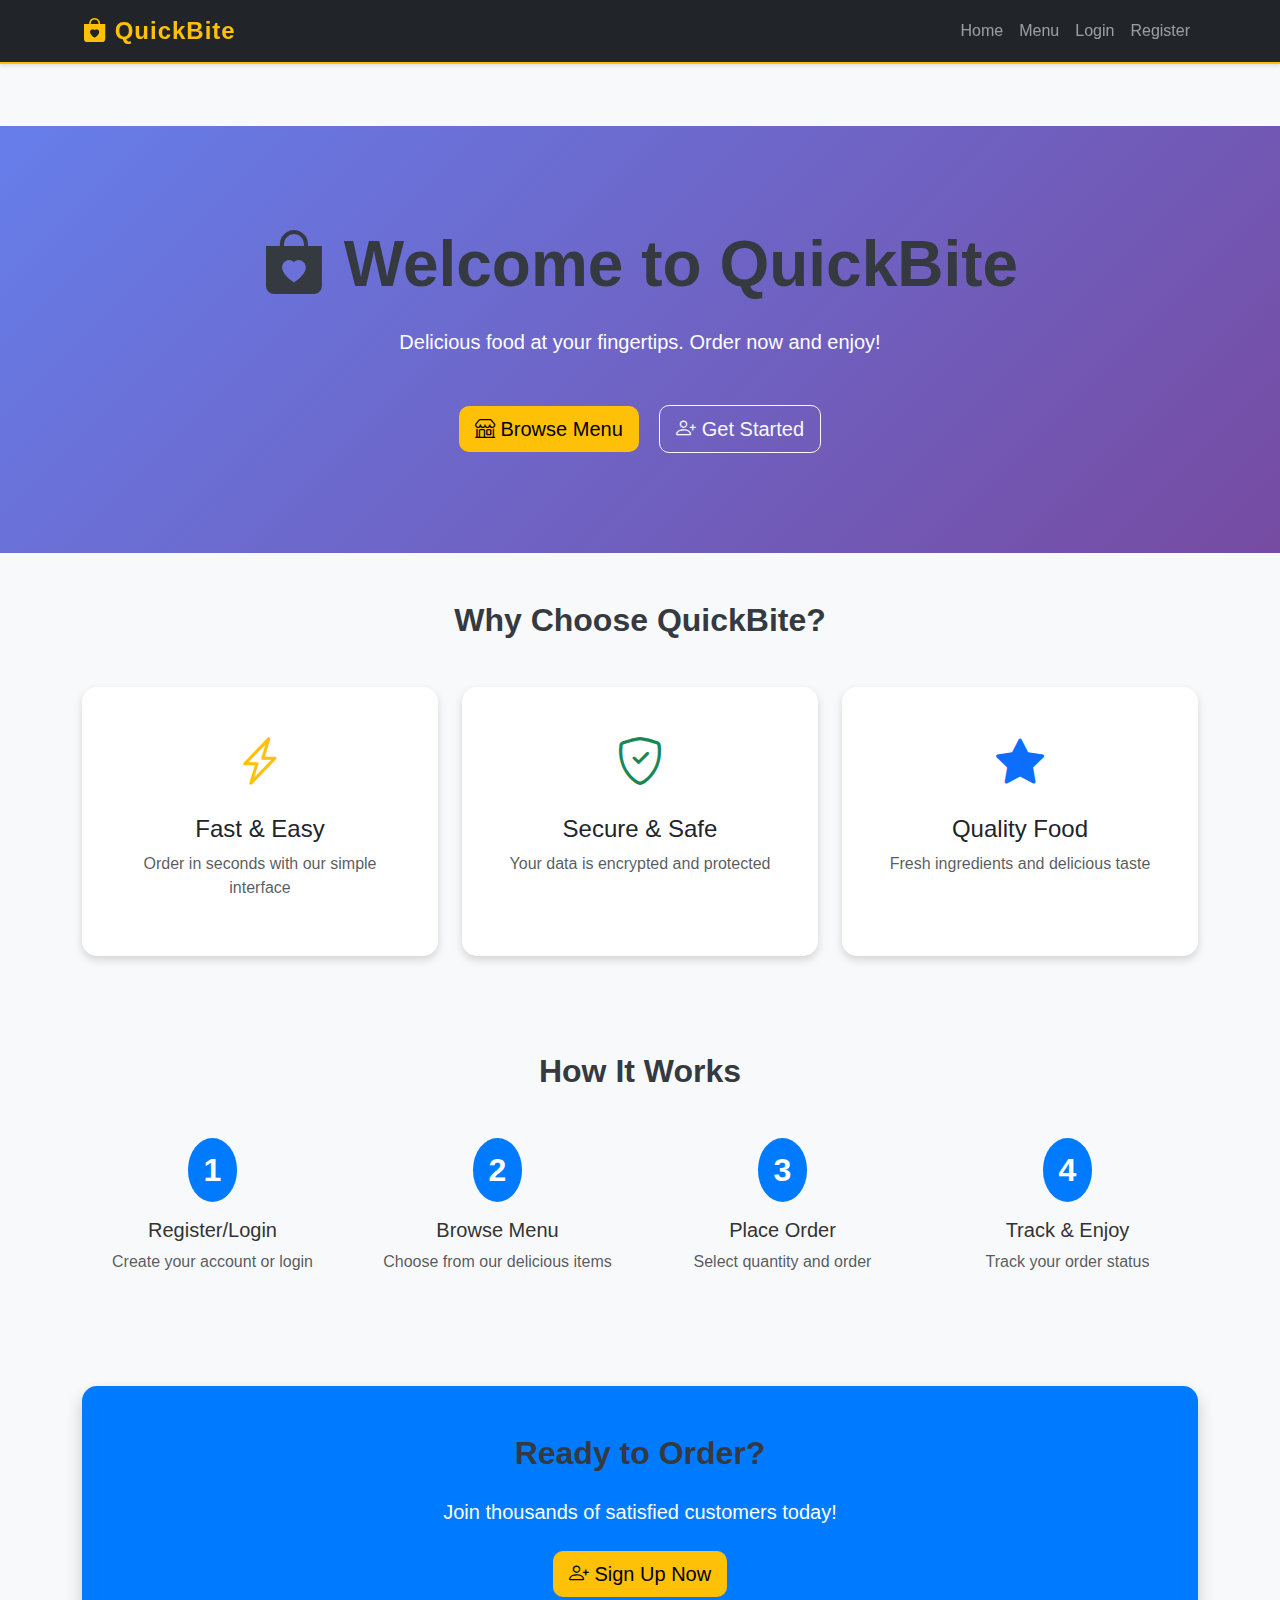
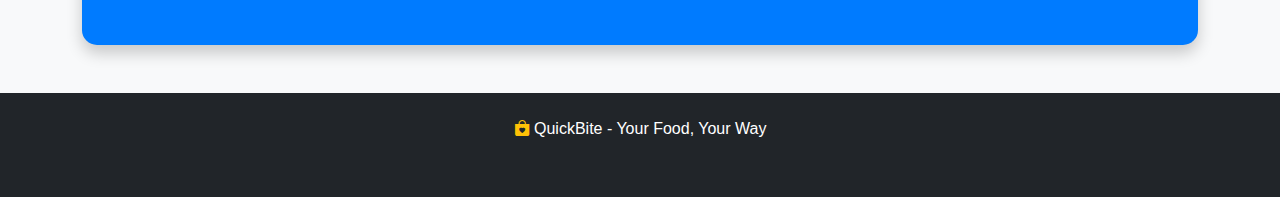
<file: src/main/resources/static/index.html>
<!DOCTYPE html>
<html lang="en">
<head>
    <meta charset="UTF-8">
    <meta name="viewport" content="width=device-width, initial-scale=1.0">
    <title>QuickBite - Home</title>
    <link href="https://cdn.jsdelivr.net/npm/bootstrap@5.3.0/dist/css/bootstrap.min.css" rel="stylesheet">
    <link rel="stylesheet" href="css/style.css">
    <link rel="stylesheet" href="https://cdn.jsdelivr.net/npm/bootstrap-icons/font/bootstrap-icons.css">
    <style>
        .hero-section {
            background: linear-gradient(135deg, #667eea 0%, #764ba2 100%);
            color: white;
            padding: 100px 0;
            text-align: center;
            margin-top: 56px;
        }
        .feature-card {
            transition: transform 0.3s;
        }
        .feature-card:hover {
            transform: translateY(-10px);
        }
    </style>
</head>
<body>

<!-- Navbar will be injected by common.js -->

<!-- Hero Section -->
<div class="hero-section">
    <div class="container">
        <h1 class="display-3 fw-bold mb-4">
            <i class="bi bi-bag-heart-fill"></i> Welcome to QuickBite
        </h1>
        <p class="lead mb-5" id="hero-subtitle">Delicious food at your fingertips. Order now and enjoy!</p>
        <div id="hero-buttons">
            <!-- Buttons will be dynamically inserted here -->
        </div>
    </div>
</div>

<!-- Features Section -->
<div class="container my-5">
    <h2 class="text-center mb-5">Why Choose QuickBite?</h2>
    <div class="row g-4">
        <div class="col-md-4">
            <div class="card feature-card shadow h-100 text-center p-4">
                <div class="card-body">
                    <i class="bi bi-lightning-charge text-warning" style="font-size: 3rem;"></i>
                    <h4 class="mt-3">Fast & Easy</h4>
                    <p class="text-muted">Order in seconds with our simple interface</p>
                </div>
            </div>
        </div>
        <div class="col-md-4">
            <div class="card feature-card shadow h-100 text-center p-4">
                <div class="card-body">
                    <i class="bi bi-shield-check text-success" style="font-size: 3rem;"></i>
                    <h4 class="mt-3">Secure & Safe</h4>
                    <p class="text-muted">Your data is encrypted and protected</p>
                </div>
            </div>
        </div>
        <div class="col-md-4">
            <div class="card feature-card shadow h-100 text-center p-4">
                <div class="card-body">
                    <i class="bi bi-star-fill text-primary" style="font-size: 3rem;"></i>
                    <h4 class="mt-3">Quality Food</h4>
                    <p class="text-muted">Fresh ingredients and delicious taste</p>
                </div>
            </div>
        </div>
    </div>
</div>

<!-- How It Works -->
<div class="bg-light py-5">
    <div class="container">
        <h2 class="text-center mb-5">How It Works</h2>
        <div class="row text-center">
            <div class="col-md-3">
                <div class="mb-3">
                    <span class="badge bg-primary rounded-circle p-3" style="font-size: 2rem;">1</span>
                </div>
                <h5>Register/Login</h5>
                <p class="text-muted">Create your account or login</p>
            </div>
            <div class="col-md-3">
                <div class="mb-3">
                    <span class="badge bg-primary rounded-circle p-3" style="font-size: 2rem;">2</span>
                </div>
                <h5>Browse Menu</h5>
                <p class="text-muted">Choose from our delicious items</p>
            </div>
            <div class="col-md-3">
                <div class="mb-3">
                    <span class="badge bg-primary rounded-circle p-3" style="font-size: 2rem;">3</span>
                </div>
                <h5>Place Order</h5>
                <p class="text-muted">Select quantity and order</p>
            </div>
            <div class="col-md-3">
                <div class="mb-3">
                    <span class="badge bg-primary rounded-circle p-3" style="font-size: 2rem;">4</span>
                </div>
                <h5>Track & Enjoy</h5>
                <p class="text-muted">Track your order status</p>
            </div>
        </div>
    </div>
</div>

<!-- CTA Section -->
<div class="container my-5 text-center" id="cta-section">
    <!-- CTA will be dynamically inserted -->
</div>

<!-- Footer -->
<footer class="bg-dark text-white text-center py-4 mt-5">
    <div class="container">
        <p class="mb-2">
            <i class="bi bi-bag-heart-fill text-warning"></i> QuickBite - Your Food, Your Way
        </p>
        <p class="text-muted mb-0">
            <small>&copy; 2025 QuickBite. All rights reserved.</small>
        </p>
    </div>
</footer>

<script src="js/auth.js"></script>
<script src="js/common.js"></script>
<script>
    // Update hero section based on auth status
    document.addEventListener('DOMContentLoaded', () => {
      const auth = checkAuthStatus();
      const heroButtons = document.getElementById('hero-buttons');
      const heroSubtitle = document.getElementById('hero-subtitle');
      const ctaSection = document.getElementById('cta-section');

      if (auth.isAuthenticated) {
        // User is logged in
        heroSubtitle.textContent = `Welcome back, ${auth.username}! Ready to order?`;
        heroButtons.innerHTML = `
          <a href="menu.html" class="btn btn-warning btn-lg me-3">
            <i class="bi bi-shop"></i> Browse Menu
          </a>
          <a href="orders.html" class="btn btn-outline-light btn-lg">
            <i class="bi bi-receipt"></i> My Orders
          </a>
        `;

        // Update CTA section
        ctaSection.innerHTML = `
          <div class="card bg-success text-white shadow-lg">
            <div class="card-body p-5">
              <h2 class="mb-4">Hungry, ${auth.username}?</h2>
              <p class="lead mb-4">Check out our delicious menu and place your order now!</p>
              <a href="menu.html" class="btn btn-warning btn-lg">
                <i class="bi bi-shop"></i> View Menu
              </a>
            </div>
          </div>
        `;
      } else {
        // User is not logged in
        heroButtons.innerHTML = `
          <a href="menu.html" class="btn btn-warning btn-lg me-3">
            <i class="bi bi-shop"></i> Browse Menu
          </a>
          <a href="register.html" class="btn btn-outline-light btn-lg">
            <i class="bi bi-person-plus"></i> Get Started
          </a>
        `;

        // Update CTA section
        ctaSection.innerHTML = `
          <div class="card bg-primary text-white shadow-lg">
            <div class="card-body p-5">
              <h2 class="mb-4">Ready to Order?</h2>
              <p class="lead mb-4">Join thousands of satisfied customers today!</p>
              <a href="register.html" class="btn btn-warning btn-lg">
                <i class="bi bi-person-plus"></i> Sign Up Now
              </a>
            </div>
          </div>
        `;
      }
    });
</script>
<script src="https://cdn.jsdelivr.net/npm/bootstrap@5.3.0/dist/js/bootstrap.bundle.min.js"></script>
</body>
</html>
</file>
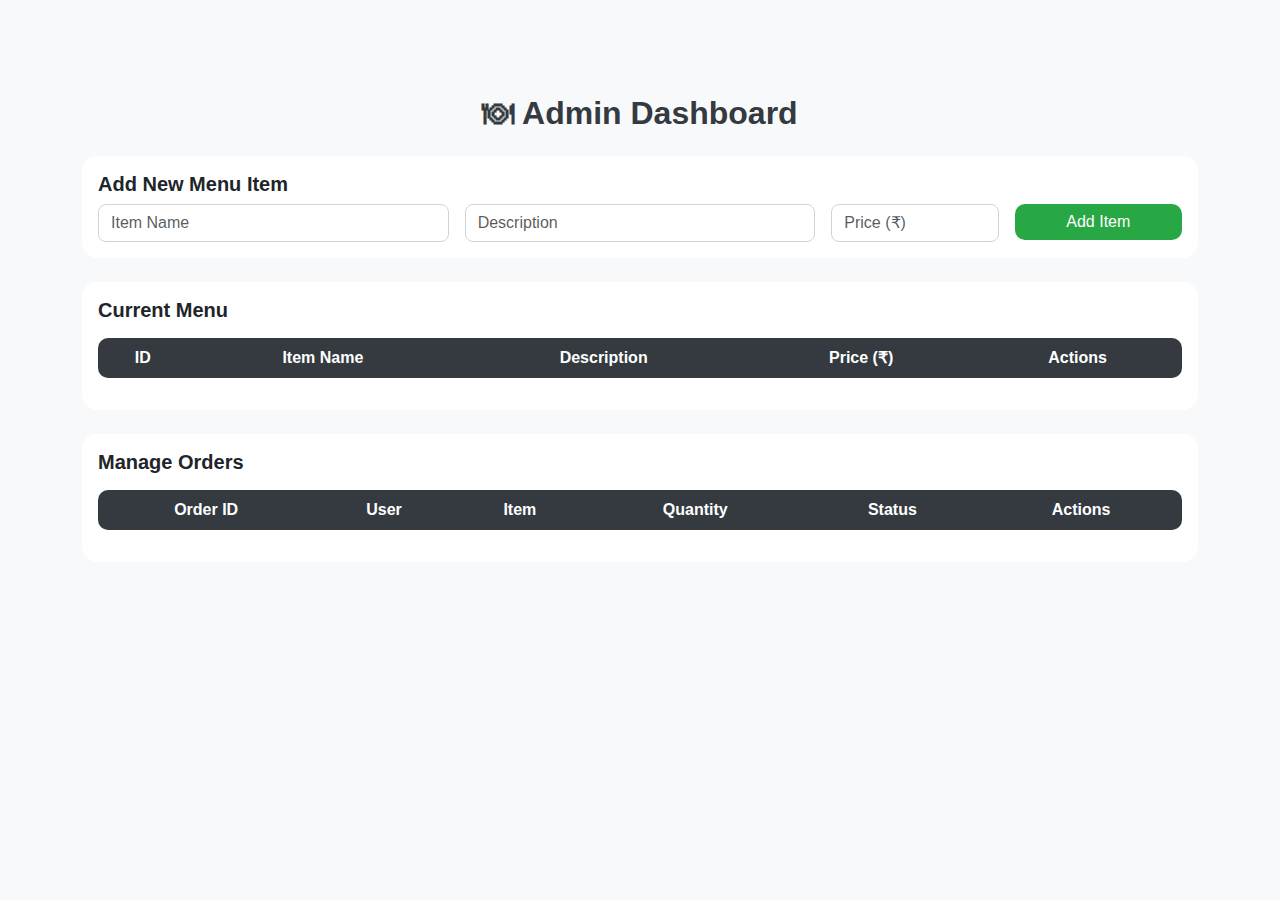
<file: src/main/resources/static/admin.html>
<!DOCTYPE html>
<html lang="en">
<head>
    <meta charset="UTF-8">
    <meta name="viewport" content="width=device-width, initial-scale=1.0">
    <title>Admin Dashboard - QuickBite</title>
    <link href="https://cdn.jsdelivr.net/npm/bootstrap@5.3.0/dist/css/bootstrap.min.css" rel="stylesheet">
    <link href="css/style.css" rel="stylesheet">
</head>
<body>

<!-- Navbar injected by JS -->

<div class="container mt-4">
    <h2 class="text-center mb-4">🍽 Admin Dashboard</h2>

    <!-- Add Menu Item -->
    <div class="card mb-4">
        <div class="card-body">
            <h4 class="card-title">Add New Menu Item</h4>
            <form id="add-item-form">
                <div class="row g-3">
                    <div class="col-md-4">
                        <input type="text" id="itemName" class="form-control" placeholder="Item Name" required>
                    </div>
                    <div class="col-md-4">
                        <input type="text" id="itemDescription" class="form-control" placeholder="Description" required>
                    </div>
                    <div class="col-md-2">
                        <input type="number" step="0.01" id="itemPrice" class="form-control" placeholder="Price (₹)" required>
                    </div>
                    <div class="col-md-2">
                        <button type="submit" class="btn btn-success w-100">Add Item</button>
                    </div>
                </div>
            </form>
        </div>
    </div>

    <!-- Menu Items -->
    <div class="card mb-4">
        <div class="card-body">
            <h4 class="card-title">Current Menu</h4>
            <table class="table table-striped mt-3" id="menu-table">
                <thead>
                <tr>
                    <th>ID</th>
                    <th>Item Name</th>
                    <th>Description</th>
                    <th>Price (₹)</th>
                    <th>Actions</th>
                </tr>
                </thead>
                <tbody><!-- filled by JS --></tbody>
            </table>
        </div>
    </div>

    <!-- Orders Management -->
    <div class="card">
        <div class="card-body">
            <h4 class="card-title">Manage Orders</h4>
            <table class="table table-striped mt-3" id="orders-table">
                <thead>
                <tr>
                    <th>Order ID</th>
                    <th>User</th>
                    <th>Item</th>
                    <th>Quantity</th>
                    <th>Status</th>
                    <th>Actions</th>
                </tr>
                </thead>
                <tbody><!-- filled by JS --></tbody>
            </table>
        </div>
    </div>
</div>

<script src="https://cdn.jsdelivr.net/npm/bootstrap@5.3.0/dist/js/bootstrap.bundle.min.js"></script>
<script src="js/admin.js"></script>
</body>
</html>
</file>
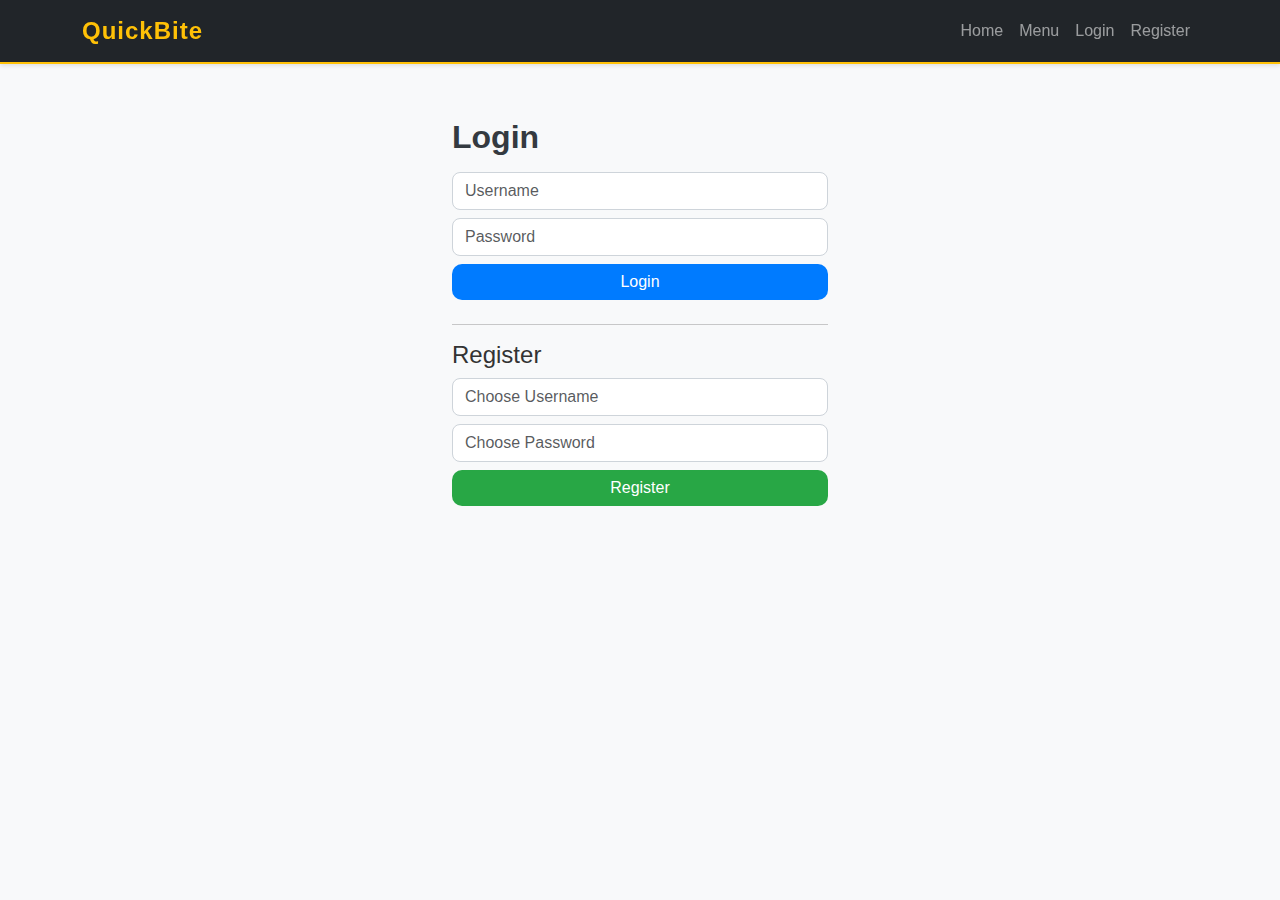
<file: src/main/resources/static/login.html>
<!DOCTYPE html>
<html lang="en">
<head>
    <meta charset="UTF-8">
    <title>QuickBite - Login</title>
    <link href="https://cdn.jsdelivr.net/npm/bootstrap@5.3.0/dist/css/bootstrap.min.css" rel="stylesheet">
    <link rel="stylesheet" href="css/style.css">
</head>
<body>
<div class="container mt-5" style="max-width: 400px;">
    <h2 class="mb-3">Login</h2>
    <input type="text" id="username" class="form-control mb-2" placeholder="Username">
    <input type="password" id="password" class="form-control mb-2" placeholder="Password">
    <button class="btn btn-primary w-100 mb-2" onclick="login()">Login</button>
    <p id="login-msg" class="text-danger"></p>
    <hr>
    <h4>Register</h4>
    <input type="text" id="reg-username" class="form-control mb-2" placeholder="Choose Username">
    <input type="password" id="reg-password" class="form-control mb-2" placeholder="Choose Password">
    <button class="btn btn-success w-100" onclick="register()">Register</button>
</div>

<script src="js/common.js"></script>
<script src="js/auth.js"></script>
</body>
</html>
</file>
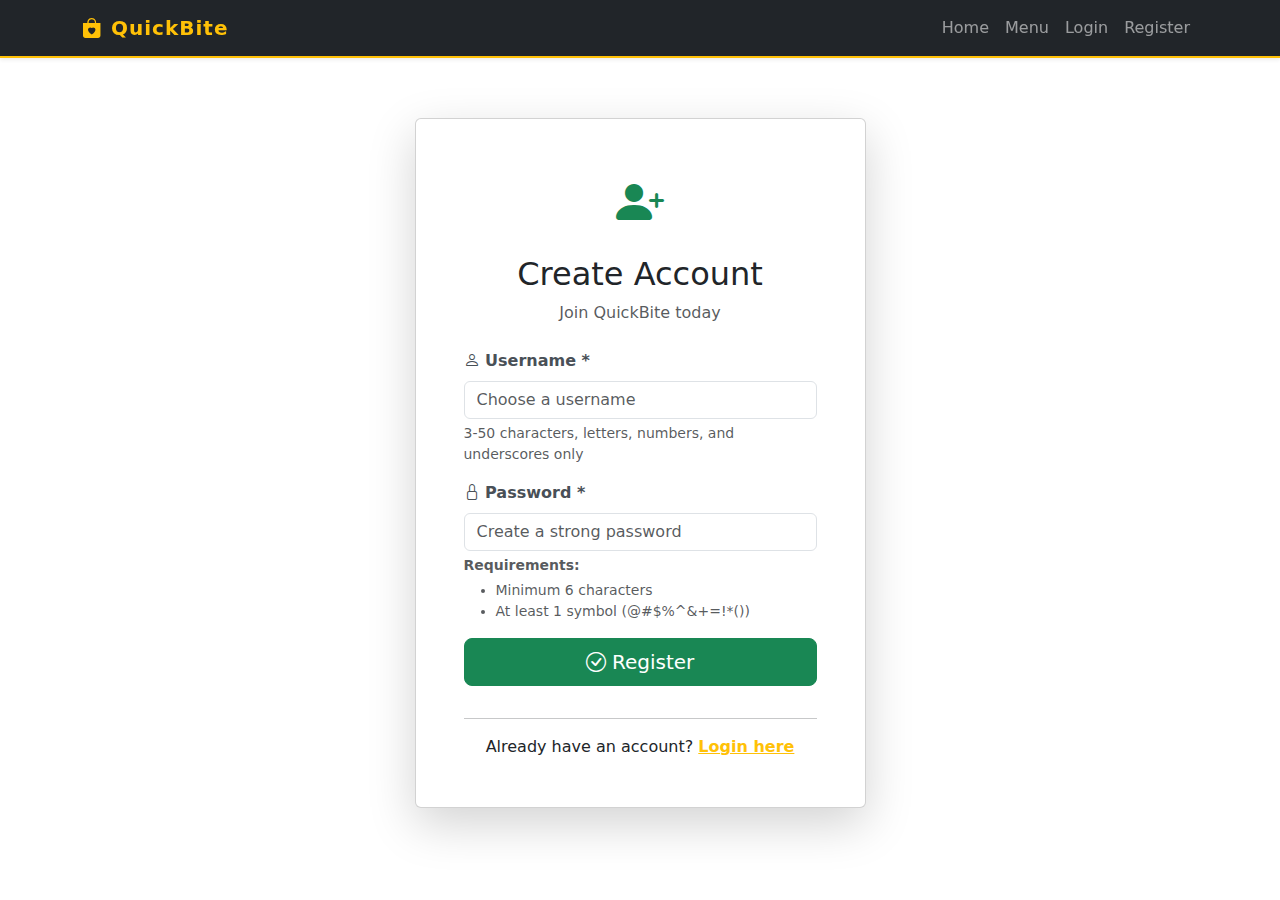
<file: src/main/resources/static/register.html>
<!DOCTYPE html>
<html lang="en">
<head>
    <meta charset="UTF-8">
    <meta name="viewport" content="width=device-width, initial-scale=1.0">
    <title>Register - QuickBite</title>
    <link rel="stylesheet" href="css/style.css">
    <link rel="stylesheet" href="https://cdn.jsdelivr.net/npm/bootstrap@5.3.0/dist/css/bootstrap.min.css">
    <link rel="stylesheet" href="https://cdn.jsdelivr.net/npm/bootstrap-icons/font/bootstrap-icons.css">
</head>
<body>

<div class="container mt-5">
    <div class="row justify-content-center">
        <div class="col-md-5">
            <div class="card shadow-lg">
                <div class="card-body p-5">
                    <div class="text-center mb-4">
                        <i class="bi bi-person-plus-fill text-success" style="font-size: 3rem;"></i>
                        <h2 class="mt-3">Create Account</h2>
                        <p class="text-muted">Join QuickBite today</p>
                    </div>

                    <!-- Error/Success Message -->
                    <div id="register-msg" class="alert alert-dismissible fade" role="alert" style="display: none;">
                        <button type="button" class="btn-close" onclick="this.parentElement.style.display='none'"></button>
                    </div>

                    <form onsubmit="register(); return false;">
                        <div class="mb-3">
                            <label for="reg-username" class="form-label">
                                <i class="bi bi-person"></i> Username *
                            </label>
                            <input type="text" id="reg-username" class="form-control"
                                   placeholder="Choose a username" required
                                   minlength="3" maxlength="50"
                                   pattern="[a-zA-Z0-9_]+"
                                   title="Only letters, numbers, and underscores allowed">
                            <div class="form-text">
                                3-50 characters, letters, numbers, and underscores only
                            </div>
                        </div>

                        <div class="mb-3">
                            <label for="reg-password" class="form-label">
                                <i class="bi bi-lock"></i> Password *
                            </label>
                            <input type="password" id="reg-password" class="form-control"
                                   placeholder="Create a strong password" required
                                   minlength="6">
                            <div class="form-text">
                                <strong>Requirements:</strong>
                                <ul class="mb-0 mt-1">
                                    <li>Minimum 6 characters</li>
                                    <li>At least 1 symbol (@#$%^&+=!*())</li>
                                </ul>
                            </div>
                        </div>

                        <div class="alert alert-info">
                            <i class="bi bi-info-circle"></i>
                            <small>
                                By registering, you'll be assigned a STUDENT role by default.
                            </small>
                        </div>

                        <button type="submit" class="btn btn-success btn-lg w-100 mb-3" onclick="register()">
                            <i class="bi bi-check-circle"></i> Register
                        </button>
                    </form>

                    <hr>

                    <p class="text-center mt-3 mb-0">
                        Already have an account?
                        <a href="login.html" class="text-warning fw-bold">Login here</a>
                    </p>
                </div>
            </div>
        </div>
    </div>
</div>

<script src="https://cdn.jsdelivr.net/npm/bootstrap@5.3.0/dist/js/bootstrap.bundle.min.js"></script>
<script src="js/auth.js"></script>
<script src="js/common.js"></script>
</body>
</html>
</file>
<file: src/main/resources/static/css/style.css>
/* General Body Styling */
body {
  background: #f8f9fa;
  font-family: 'Segoe UI', Tahoma, Geneva, Verdana, sans-serif;
  color: #333;
  margin: 0;
  padding-top: 70px;
  min-height: 100vh;
}

/* Navbar */
.navbar {
  border-bottom: 2px solid #ffc107;
  position: fixed;
  top: 0;
  width: 100%;
  z-index: 1000;
  backdrop-filter: blur(10px);
}

.navbar-brand {
  font-size: 1.5rem;
  letter-spacing: 1px;
}

.navbar-nav .nav-link {
  font-weight: 500;
  transition: color 0.3s ease;
  padding: 0.5rem 1rem;
}

.navbar-nav .nav-link:hover {
  color: #ffc107 !important;
  transform: scale(1.05);
}

/* Headings */
h1, h2, h3 {
  font-weight: bold;
  color: #343a40;
}

/* Buttons */
.btn {
  font-weight: 500;
  border-radius: 10px;
  transition: all 0.3s ease;
}

.btn:hover {
  transform: translateY(-2px);
  box-shadow: 0 4px 8px rgba(0, 0, 0, 0.2);
}

.btn-success {
  background: #28a745;
  border: none;
}

.btn-success:hover {
  background: #218838;
}

.btn-primary {
  background: #007bff;
  border: none;
}

.btn-primary:hover {
  background: #0056b3;
}

.btn-warning {
  background: #ffc107;
  border: none;
  color: #000;
}

.btn-warning:hover {
  background: #e0a800;
}

.btn-danger {
  background: #dc3545;
  border: none;
}

.btn-danger:hover {
  background: #c82333;
}

/* Cards */
.card {
  border: none;
  border-radius: 15px;
  transition: transform 0.2s, box-shadow 0.2s;
  overflow: hidden;
}

.card:hover {
  transform: translateY(-5px);
  box-shadow: 0px 8px 20px rgba(0, 0, 0, 0.15);
}

.card-title {
  font-size: 1.25rem;
  font-weight: bold;
}

.card-text {
  font-size: 0.95rem;
  color: #555;
}

/* Table */
.table {
  background: #fff;
  border-radius: 10px;
  overflow: hidden;
}

.table th {
  background: #343a40;
  color: white;
  text-align: center;
  font-weight: 600;
  border: none;
}

.table td {
  vertical-align: middle;
  text-align: center;
  border-bottom: 1px solid #dee2e6;
}

.table tbody tr:hover {
  background-color: #f8f9fa;
}

/* Forms */
.form-control {
  border-radius: 8px;
  border: 1px solid #ced4da;
  transition: border-color 0.3s ease, box-shadow 0.3s ease;
}

.form-control:focus {
  border-color: #007bff;
  box-shadow: 0 0 0 0.2rem rgba(0, 123, 255, 0.25);
}

.form-label {
  font-weight: 600;
  color: #495057;
}

/* Alerts */
.alert {
  border-radius: 10px;
  border: none;
  display: none;
}

.alert.show {
  display: block;
  animation: slideIn 0.3s ease;
}

@keyframes slideIn {
  from {
    transform: translateY(-20px);
    opacity: 0;
  }
  to {
    transform: translateY(0);
    opacity: 1;
  }
}

/* Badges */
.badge {
  font-size: 0.85rem;
  padding: 0.5em 0.7em;
  border-radius: 8px;
  font-weight: 600;
}

/* Loading Spinner */
.spinner-border {
  width: 3rem;
  height: 3rem;
}

/* Menu Item Cards */
.menu-item-card {
  border: 2px solid transparent;
  transition: all 0.3s ease;
}

.menu-item-card:hover {
  border-color: #ffc107;
  transform: translateY(-8px);
  box-shadow: 0 12px 24px rgba(0, 0, 0, 0.2);
}

/* Quantity Controls */
.input-group .btn {
  border-radius: 0;
}

.input-group .btn:first-child {
  border-top-left-radius: 8px;
  border-bottom-left-radius: 8px;
}

.input-group .btn:last-child {
  border-top-right-radius: 8px;
  border-bottom-right-radius: 8px;
}

.input-group .form-control {
  border-left: none;
  border-right: none;
}

/* Toast Container */
.toast-container {
  z-index: 9999;
}

.toast {
  border-radius: 10px;
  box-shadow: 0 4px 8px rgba(0, 0, 0, 0.2);
}

/* Modal Enhancements */
.modal-content {
  border-radius: 15px;
  border: none;
}

.modal-header {
  border-top-left-radius: 15px;
  border-top-right-radius: 15px;
}

/* Status Badges */
.badge.bg-warning {
  color: #000;
}

/* Footer Styling */
footer {
  margin-top: auto;
}

/* Responsive Adjustments */
@media (max-width: 768px) {
  body {
    padding-top: 60px;
  }

  .navbar-brand {
    font-size: 1.2rem;
  }

  .card {
    margin-bottom: 1rem;
  }

  .table {
    font-size: 0.875rem;
  }

  .btn-group .btn {
    padding: 0.25rem 0.5rem;
    font-size: 0.75rem;
  }
}

/* Utility Classes */
.text-warning {
  color: #ffc107 !important;
}

.bg-primary {
  background-color: #007bff !important;
}

.bg-success {
  background-color: #28a745 !important;
}

.bg-warning {
  background-color: #ffc107 !important;
}

.bg-danger {
  background-color: #dc3545 !important;
}

.bg-info {
  background-color: #17a2b8 !important;
}

/* Shadow Utilities */
.shadow-sm {
  box-shadow: 0 2px 4px rgba(0, 0, 0, 0.1) !important;
}

.shadow {
  box-shadow: 0 4px 8px rgba(0, 0, 0, 0.15) !important;
}

.shadow-lg {
  box-shadow: 0 8px 16px rgba(0, 0, 0, 0.2) !important;
}

/* Animation for page load */
@keyframes fadeIn {
  from {
    opacity: 0;
    transform: translateY(20px);
  }
  to {
    opacity: 1;
    transform: translateY(0);
  }
}

.container {
  animation: fadeIn 0.5s ease;
}

/* Login/Register Page Enhancements */
.card.shadow-lg {
  box-shadow: 0 10px 30px rgba(0, 0, 0, 0.2);
}

/* Error and Success Messages */
#login-msg,
#register-msg {
  animation: slideIn 0.3s ease;
}

/* Custom Scrollbar */
::-webkit-scrollbar {
  width: 10px;
}

::-webkit-scrollbar-track {
  background: #f1f1f1;
}

::-webkit-scrollbar-thumb {
  background: #888;
  border-radius: 5px;
}

::-webkit-scrollbar-thumb:hover {
  background: #555;
}
</file>
